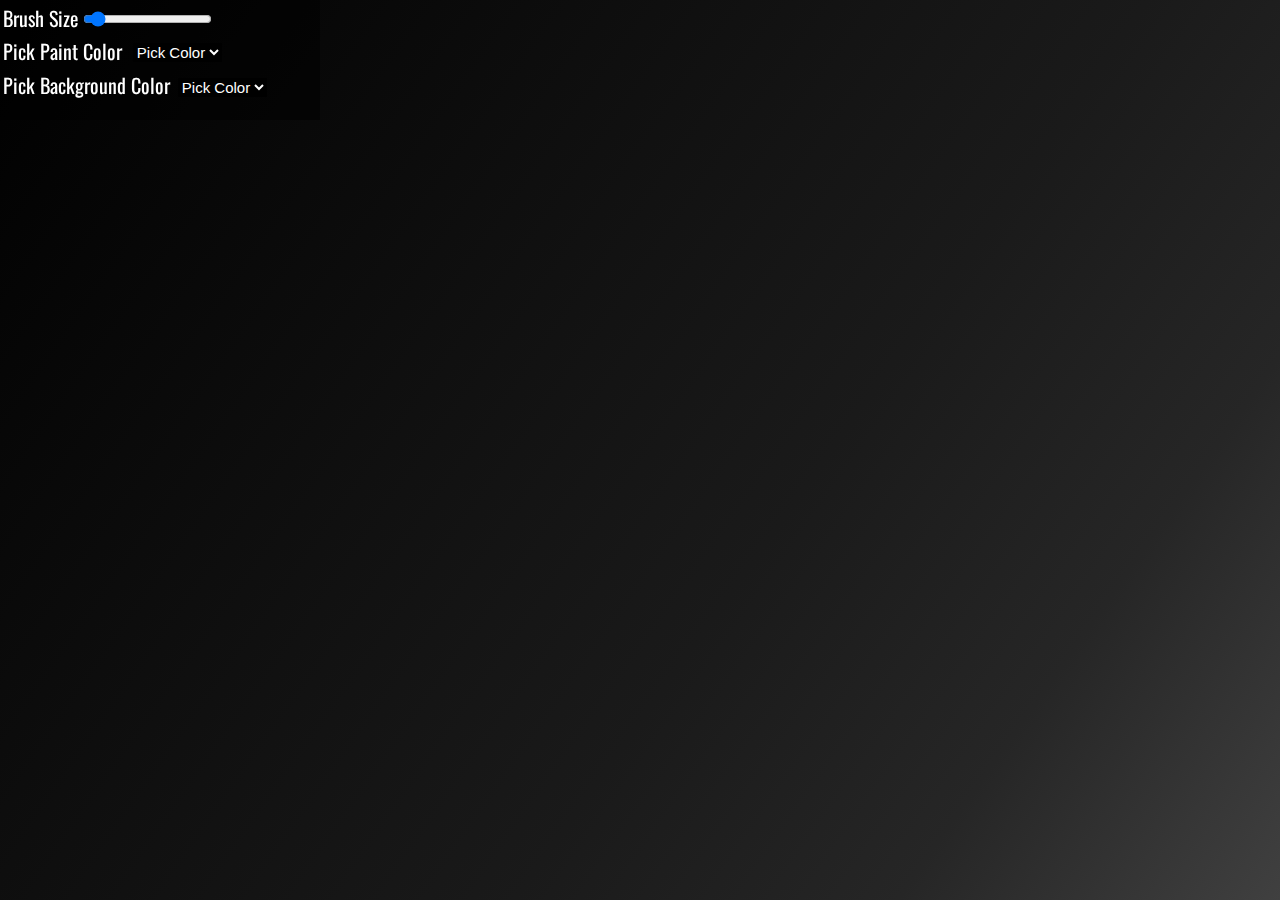
<file: index.html>
<!DOCTYPE html>
<html>
  <head>
    <meta charset="UTF-8" />
    <meta name="viewport" content="width=device-width, initial-scale=1.0" />
    <link rel="stylesheet" href="style.css" type="text/css" />
    <link href="https://fonts.googleapis.com/css?family=Oswald" rel="stylesheet">
    <title>Final Project</title>
  </head>

  <body>
    <div id="buttons">
      <fieldset class="slidercontainer">
        <label class="label">Brush Size</label>
        <input
          type="range"
          min="1"
          max="50"
          value="4"
          class="brushSlider"
          id="myRange"
        />
      </fieldset>
      <fieldset class="slidercontainer">
        <label class="label">Pick Paint Color</label>
        <select id="selectColor" name="color" onchange="changeColorFunction()">
          <option selected disabled>Pick Color</option>
          <option value="blue" id="blue">Blue</option>
          <option value="pink" id="pink">Pink</option>
          <option value="purple" id="purple">Purple</option>
          <option value="gradient" id="gradient">Gradient</option>
        </select>
      </fieldset>
      <fieldset class="slidercontainer">
            <label class="label">Pick Background Color</label>
        <select
          id="selectColorBackground"
          name="backgroundColor"
          onchange="changeBackground()"
        >
          <option selected disabled>Pick Color</option>
          <option value="black" id="black">Black</option>
          <option value="white" id="white">White</option>
          <option value="gradient2" id="gradient2">Gradient</option>
        </select>
      </fieldset>
    </div>
    <canvas id="particles"> Canvas not working! </canvas>

    <script type="text/javascript" src="main.js"></script>
  </body>
</html>
</file>
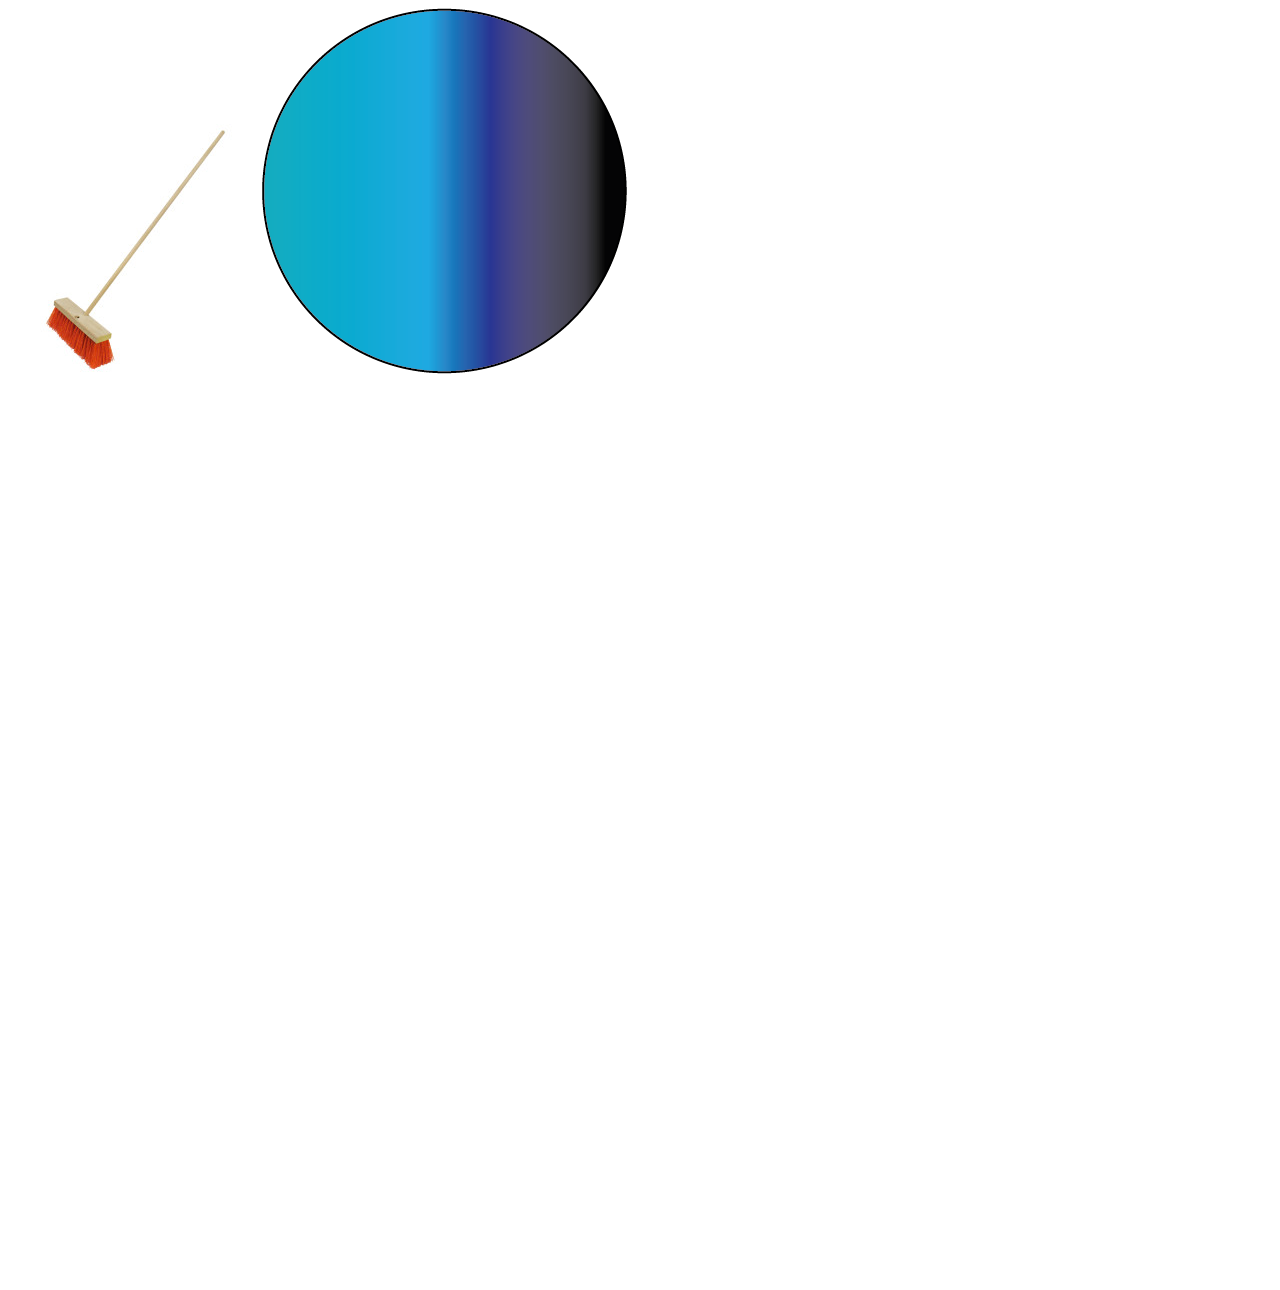
<file: Test/index.html>
<!DOCTYPE html>
<html>
    <head>
        <!--Connect the css-->
        <link rel="stylesheet" type="text/css" href="./style.css">
    </head>
    <body>
        <div>
            <img id="picture1" src="./2x/broom.JPG" />
            <img id="picture2" src="./2x/Layer 1@2x.png" />
        </div>
        <!--Add canvas element-->
        <canvas id="graphics">
        </canvas>

        <!--load JavaScript-->
        <script src="./main3.js"></script>
    </body>
</html>
</file>
<file: Test/style.css>
#Picture1 {
    position: absolute;  
}
</file>
<file: style.css>
* {/*Reset padding, margin and border on all elements*/
    padding: 0px;
    margin: 0px;
    border: none;
    /*Hide overflow to remove scroller in browsers*/
    overflow: hidden;
}

canvas{
    position:relative;
}
#selectColor{
    margin: 1%;
    color: white;
    background-color: black;
    position: fixed;
    z-index: 2;
    font-size: 15px;
    left: 120px;
    top: 30px;
}
#selectColorBackground{
    margin: 1%;
    color: white;
    background-color: black;
    position: fixed;
    z-index: 2;
    left: 165px;
    top: 65px;
    font-size: 15px;
    text-decoration: none;
  }

.slidercontainer{
    margin: 1%;
    color: white;
    font-family: 'Oswald', sans-serif;
    position: relative;
    z-index: 3;
    font-size:20px;

  }
#buttons{
    background-color: rgba(0, 0, 0, 0.5);
    height: 120px;
    width: 320px;
    z-index: 2;
    position: fixed;
}
.label{
  z-index: 1000;
    color: white;
}
</file>
